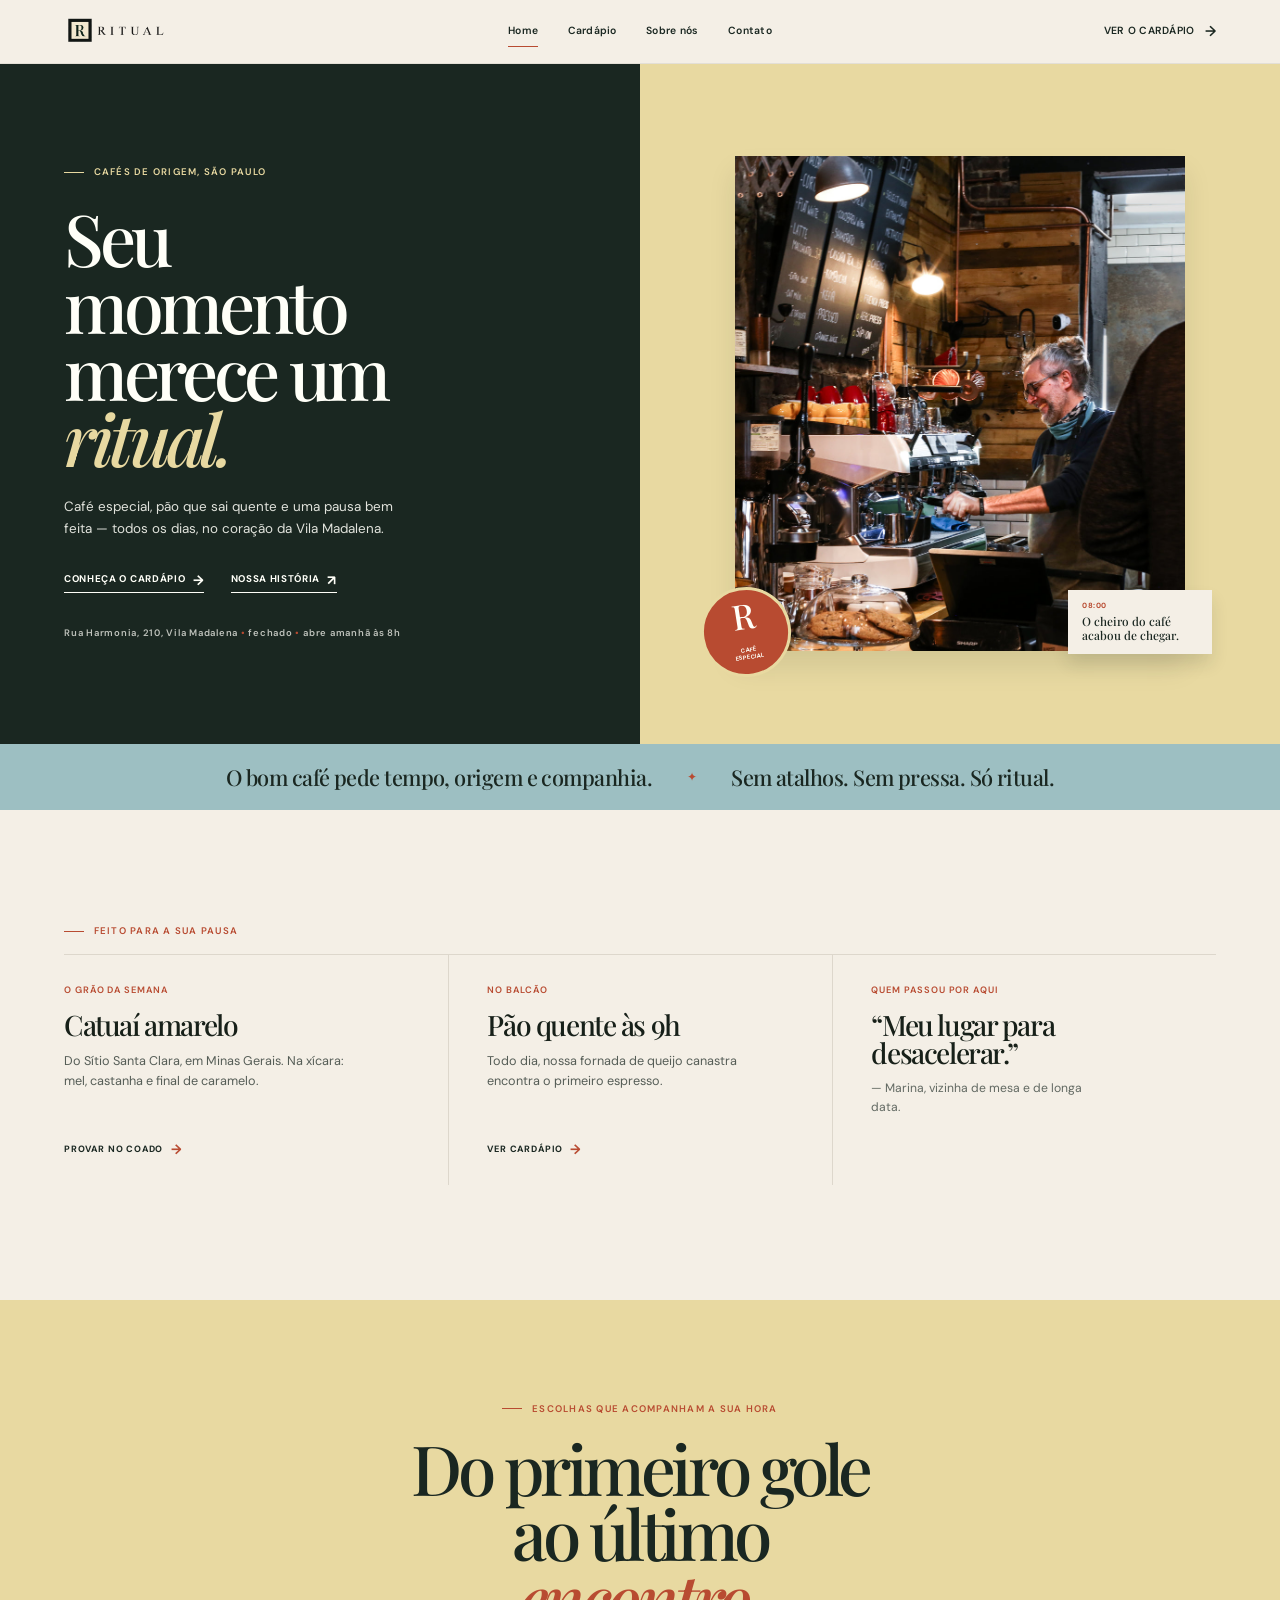
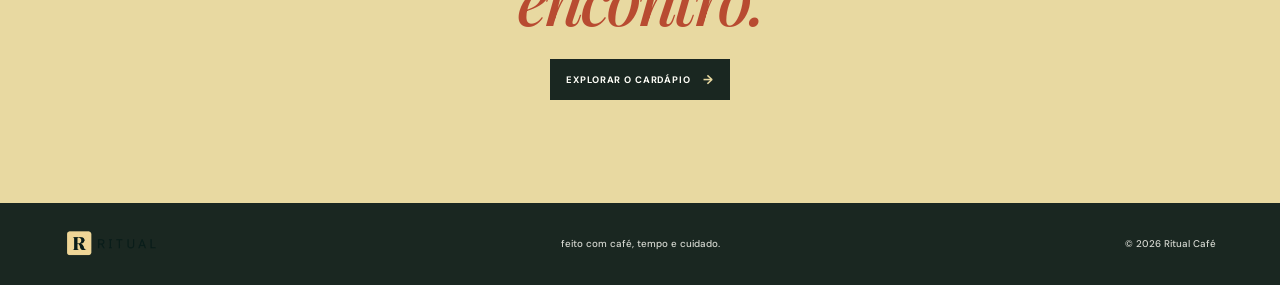
<file: index.html>
<!DOCTYPE html>
<html lang="pt-br">

<head>
    <meta charset="UTF-8">
    <meta name="viewport" content="width=device-width, initial-scale=1.0">
    <title>Ritual Café | Seu momento merece um ritual</title>
    <link rel="stylesheet" href="css/home.css">
    <link rel="preconnect" href="https://fonts.googleapis.com">
    <link rel="preconnect" href="https://fonts.gstatic.com" crossorigin>
    <link
        href="https://fonts.googleapis.com/css2?family=DM+Sans:opsz,wght@9..40,400;9..40,500;9..40,600;9..40,700&family=Playfair+Display:ital,wght@0,500;0,600;0,700;1,500;1,600&display=swap"
        rel="stylesheet">
    <script src="js/home.js" defer></script>
</head>

<body>
    <header class="site-header">
        <a class="brand" href="index.html" aria-label="Ritual Café — página inicial">
            <img src="assets/logo-header.png" alt="RITUAL">
        </a>
        <button class="menu-toggle" type="button" aria-expanded="false" aria-controls="main-navigation"
            aria-label="Abrir menu de navegação">
            <span></span>
            <span></span>
            <span></span>
        </button>
        <nav class="links header-nav" id="main-navigation" aria-label="Navegação principal">
            <a href="index.html" class="active" aria-current="page">Home</a>
            <a href="cardapio.html">Cardápio</a>
            <a href="sobre.html">Sobre nós</a>
            <a href="contato.html">Contato</a>
        </nav>
         <a href="cardapio.html" class="verCardapio">Ver o cardápio <span aria-hidden="true">→</span></a>
    </header>
    <main>
        <section class="hero" aria-labelledby="hero-title">
            <div class="hero__content">
                <div class="hero__inner">
                    <p class="eyebrow eyebrow--light">Cafés de origem, São Paulo</p>
                    <h1 id="hero-title">Seu momento<br>merece um<br><em>ritual.</em></h1>
                    <p class="hero__text">Café especial, pão que sai quente e uma pausa bem feita — todos os dias, no
                        coração da Vila Madalena.</p>
                    <div class="hero__actions" aria-label="Conheça a Ritual">
                        <a class="text-link text-link--light" href="cardapio.html">Conheça o cardápio <span
                                aria-hidden="true">→</span></a>
                        <a class="text-link text-link--light" href="sobre.html">Nossa história <span
                                aria-hidden="true">↗</span></a>
                    </div>
                    <p class="hero__status">Rua Harmonia, 210, Vila Madalena <span aria-hidden="true">•</span> fechado
                        <span aria-hidden="true">•</span> abre amanhã às 8h
                    </p>
                </div>
            </div>
            <div class="hero__visual">
                <figure class="hero__image-frame">
                    <img src="assets/hero-barista.jpg" alt="Barista preparando um café no balcão da Ritual">
                    <div class="hero__seal" aria-hidden="true"><strong>R</strong><span>Café<br>especial</span></div>
                    <figcaption class="hero__note"><span>08:00</span> O cheiro do café<br>acabou de chegar.</figcaption>
                </figure>
            </div>
        </section>
        <section class="ritual-banner reveal" aria-label="Manifesto Ritual">
            <p>O bom café pede tempo, origem e companhia.</p>
            <span aria-hidden="true">✦</span>
            <p>Sem atalhos. Sem pressa. Só ritual.</p>
        </section>
        <section class="highlights reveal" aria-labelledby="highlights-title">
            <div class="section-shell">
                <div class="highlights__intro">
                    <p class="eyebrow">Feito para a sua pausa</p>
                    <h2 id="highlights-title" class="sr-only">Destaques da Ritual</h2>
                </div>
                <div class="highlights__grid">
                    <article class="highlight-card">
                        <p class="highlight-card__label">O grão da semana</p>
                        <h3>Catuaí amarelo</h3>
                        <p>Do Sítio Santa Clara, em Minas Gerais. Na xícara: mel, castanha e final de caramelo.</p>
                        <a class="card-link" href="cardapio.html">Provar no coado <span aria-hidden="true">→</span></a>
                    </article>
                    <article class="highlight-card">
                        <p class="highlight-card__label">No balcão</p>
                        <h3>Pão quente às 9h</h3>
                        <p>Todo dia, nossa fornada de queijo canastra encontra o primeiro espresso.</p>
                        <a class="card-link" href="cardapio.html">Ver cardápio <span aria-hidden="true">→</span></a>
                    </article>
                    <article class="highlight-card highlight-card--quote">
                        <p class="highlight-card__label">Quem passou por aqui</p>
                        <blockquote>“Meu lugar para desacelerar.”</blockquote>
                        <p class="quote-author">— Marina, vizinha de mesa e de longa data.</p>
                    </article>
                </div>
            </div>
        </section>
        <section class="bottom-cta reveal" aria-labelledby="cta-title">
            <div class="bottom-cta__content">
                <p class="eyebrow">Escolhas que acompanham a sua hora</p>
                <h2 id="cta-title">Do primeiro gole<br>ao último <em>encontro.</em></h2>
                <a class="cta-button" href="cardapio.html">Explorar o cardápio <span aria-hidden="true">→</span></a>
            </div>
        </section>
    </main>
    <footer class="site-footer reveal">
        <div class="footer-shell">
            <a class="footer-brand" href="index.html" aria-label="Ritual Café — página inicial">
                <img src="assets/logo-footer.png" alt="RITUAL">
            </a>
            <p class="footer-message">feito com café, tempo e cuidado.</p>
            <p class="footer-copy">© 2026 Ritual Café</p>
        </div>
    </footer>
</body>

</html>
</file>
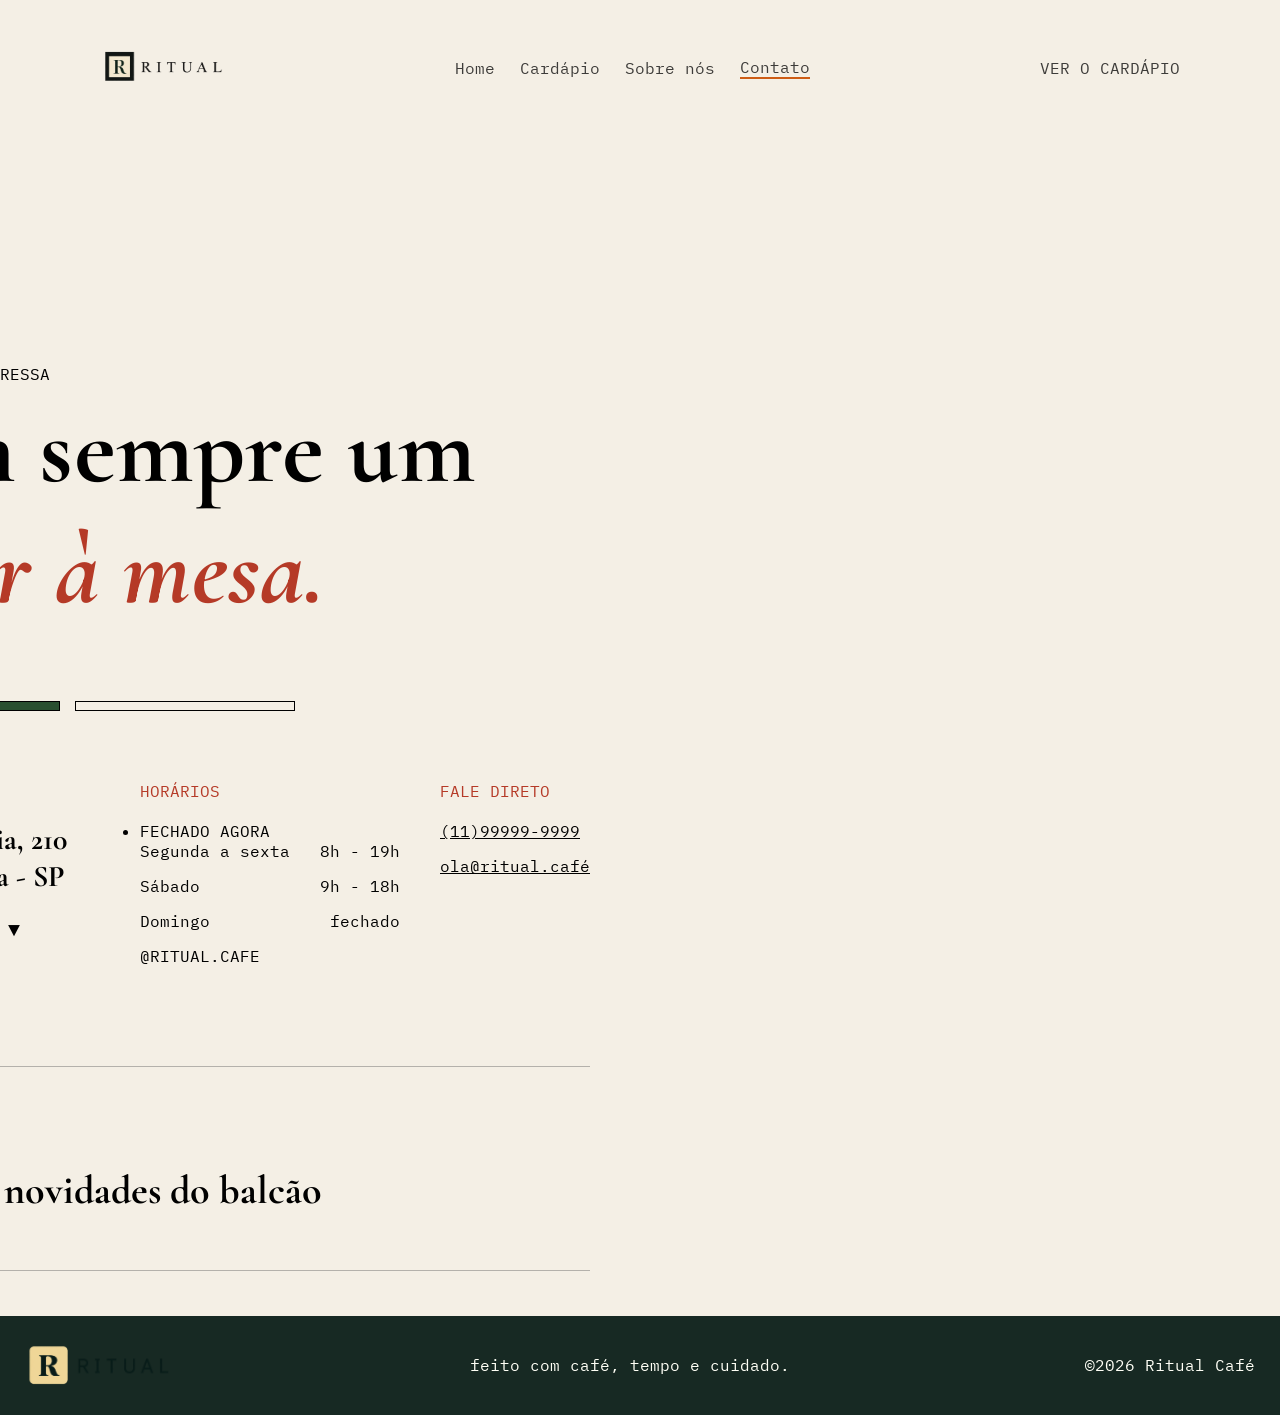
<file: contato.html>
<!DOCTYPE html>
<html lang="en">

<head>
    <meta charset="UTF-8">
    <meta name="viewport" content="width=device-width, initial-scale=1.0">
    <title>Contato</title>
    <link rel="stylesheet" href="css/contato.css">
    <link rel="preconnect" href="https://fonts.googleapis.com">
    <link rel="preconnect" href="https://fonts.gstatic.com" crossorigin>
    <link
        href="https://fonts.googleapis.com/css2?family=IBM+Plex+Mono:ital,wght@0,100;0,200;0,300;0,400;0,500;0,600;0,700;1,100;1,200;1,300;1,400;1,500;1,600;1,700&family=Poppins:ital,wght@0,100;0,200;0,300;0,400;0,500;0,600;0,700;0,800;0,900;1,100;1,200;1,300;1,400;1,500;1,600;1,700;1,800;1,900&display=swap"
        rel="stylesheet">
    <link rel="preconnect" href="https://fonts.googleapis.com">
    <link rel="preconnect" href="https://fonts.gstatic.com" crossorigin>
    <link
        href="https://fonts.googleapis.com/css2?family=Cormorant+Garamond:ital,wght@0,300..700;1,300..700&family=IBM+Plex+Mono:ital,wght@0,100;0,200;0,300;0,400;0,500;0,600;0,700;1,100;1,200;1,300;1,400;1,500;1,600;1,700&display=swap"
        rel="stylesheet">

</head>

<body>
    <header>
        <header>
            <img href="index.html" src="assets/logo-header.png" alt="Logo Header">

            <nav>
                <a href="index.html">Home</a>
                <a href="cardapio.html">Cardápio</a>
                <a href="sobre.html">Sobre nós</a>
                <a href="contato.html" class="select">Contato</a>
            </nav>

            <a href="cardapio.html">VER O CARDÁPIO</a>
        </header>
    </header>

    <div class="hero">
        <div class="esquerda">
            <div class="sempressa">
                <p class="traço">----</p>
                <p>VENHA SEM PRESSA</p>
            </div>
            <div class="texto-principal">
                <h1>Tem sempre um</h1>
                <h1 class="textinho-principal">lugar à mesa.</h1>
            </div>
            <div class="linhas-verdes">
                <div class="linha-verde">
                </div>
                <div class="linha-branca">

                </div>

            </div>
            <div class="sobre">
                <div class="sobre-blocos">
                    <div class="titulo">
                        <div class="texto-vermelho">
                            <p>ONDE ESTAMOS</p>
                        </div>
                        <div class="texto-localizacao">
                            <h2>Rua Harmonia, 210</h2>
                            <h2 class="margem"> Vila madalena - SP</h2>
                            <a href="">Abrir no mapa ▼ <span></span></a>
                        </div>
                    </div>
                </div>
                <div class="sobre-blocos">
                    <div class="titulo">
                        <div class="texto-vermelho">
                            <p>HORÁRIOS</p>
                        </div>
                        <div class="texto-horarios">
                            <ul>
                                <li class="fechado">
                                    FECHADO AGORA
                                </li>
                            </ul>
                            <div class="segsex">
                                <p>Segunda a sexta</p>
                                <p>8h - 19h</p>
                            </div>
                            <div class="sab">
                                <p>Sábado</p>
                                <p>9h - 18h</p>
                            </div>
                            <div class="dom">
                                <p>Domingo</p>
                                <p>fechado</p>
                            </div>

                            <a href="">@RITUAL.CAFE</a>
                        </div>
                    </div>
                </div>
                <div class="sobre-blocos">
                    <div class="titulo">
                        <div class="texto-vermelho">
                            <p>FALE DIRETO</p>
                        </div>
                        <div class="texto-faledireto">
                            <p>(11)99999-9999</p>
                            <p>ola@ritual.café</p>
                        </div>
                    </div>
                </div>
            </div>
            <div class="linhapreta">

                <div class="novidades">
                    <h1>Receba as novidades do balcão</h1>

                    <input type="email" placeholder="seu@email.com">
                    <div class="linhapreta2"></div>
                </div>


            </div>
        </div>
        <div class="direita">
            <div class="mapa">
                <iframe
                    src="https://www.google.com/maps/embed?pb=!1m18!1m12!1m3!1d2361.5479612848717!2d-46.68893231491408!3d-23.555966334066905!2m3!1f0!2f0!3f0!3m2!1i1024!2i768!4f13.1!3m3!1m2!1s0x94ce579775d9c1a9%3A0x7f798ec08ec0acab!2sRua%20Harmonia%2C%20210%20-%20Sumarezinho%2C%20S%C3%A3o%20Paulo%20-%20SP%2C%2005435-000!5e0!3m2!1spt-BR!2sbr!4v1786987260400!5m2!1spt-BR!2sbr"
                    width="600" height="450" style="border:0;" allowfullscreen="" loading="lazy"
                    referrerpolicy="strict-origin-when-cross-origin"></iframe>
            </div>
        </div>

    </div>

    <footer>
        <img src="assets/logo-footer.png" alt="Logo Footer">

        <p>feito com café, tempo e cuidado.</p>

        <p>©2026 Ritual Café</p>
    </footer>




</body>

</html>
</file>
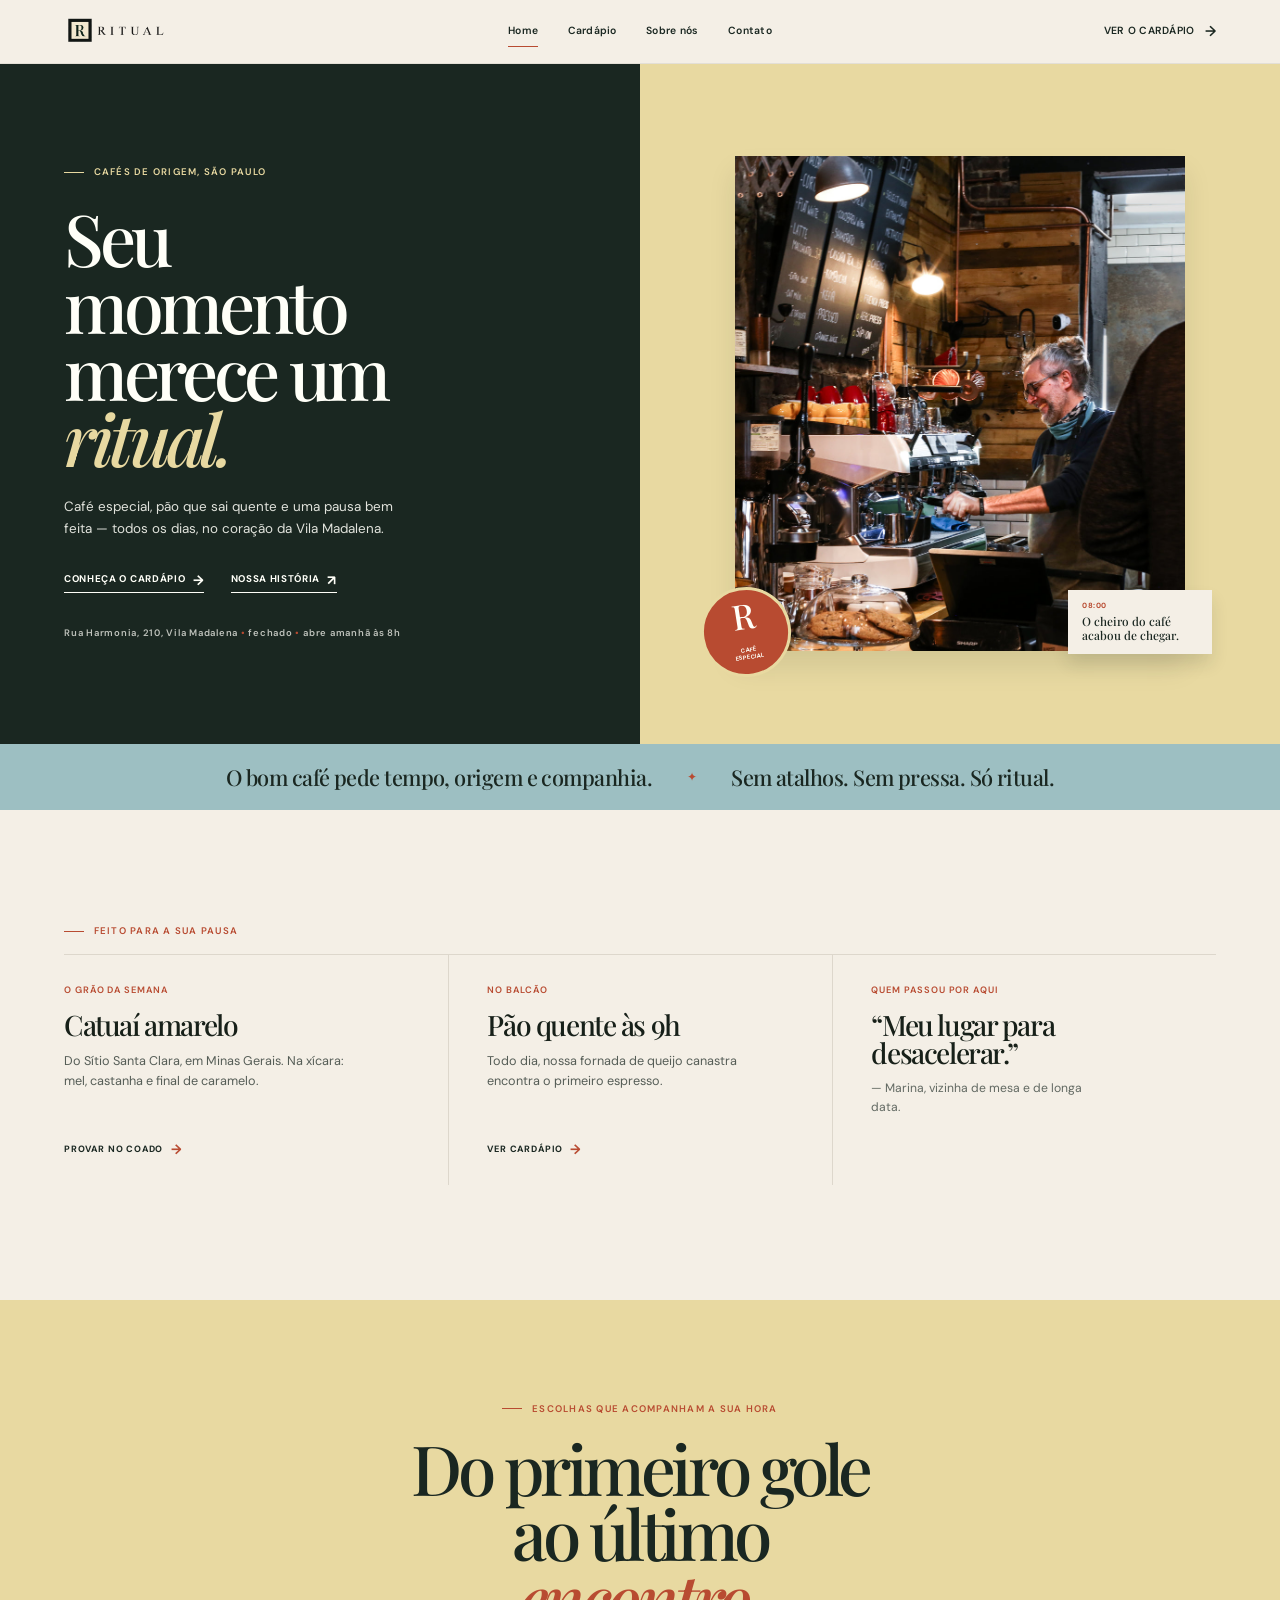
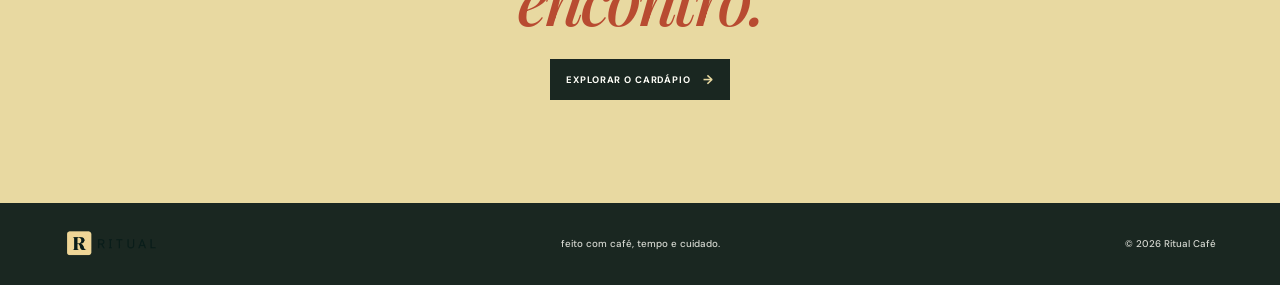
<file: home.html>
<!DOCTYPE html>
<html lang="pt-br">

<head>
    <meta charset="UTF-8">
    <meta name="viewport" content="width=device-width, initial-scale=1.0">
    <title>Ritual Café | Seu momento merece um ritual</title>
    <link rel="stylesheet" href="home.css">
    <link rel="preconnect" href="https://fonts.googleapis.com">
    <link rel="preconnect" href="https://fonts.gstatic.com" crossorigin>
    <link
        href="https://fonts.googleapis.com/css2?family=DM+Sans:opsz,wght@9..40,400;9..40,500;9..40,600;9..40,700&family=Playfair+Display:ital,wght@0,500;0,600;0,700;1,500;1,600&display=swap"
        rel="stylesheet">
    <script src="home.js" defer></script>
</head>

<body>
    <header class="site-header">
        <a class="brand" href="home.html" aria-label="Ritual Café — página inicial">
            <img src="assets/logo-header.png" alt="RITUAL">
        </a>
        <button class="menu-toggle" type="button" aria-expanded="false" aria-controls="main-navigation"
            aria-label="Abrir menu de navegação">
            <span></span>
            <span></span>
            <span></span>
        </button>
        <nav class="links header-nav" id="main-navigation" aria-label="Navegação principal">
            <a href="home.html" class="active" aria-current="page">Home</a>
            <a href="cardapio.html">Cardápio</a> <a href="sobre.html">Sobre nós</a>
            <a href="contato.html">Contato</a>
        </nav> <a href="cardapio.html" class="verCardapio">Ver o cardápio <span aria-hidden="true">→</span></a>
    </header>
    <main>
        <section class="hero" aria-labelledby="hero-title">
            <div class="hero__content">
                <div class="hero__inner">
                    <p class="eyebrow eyebrow--light">Cafés de origem, São Paulo</p>
                    <h1 id="hero-title">Seu momento<br>merece um<br><em>ritual.</em></h1>
                    <p class="hero__text">Café especial, pão que sai quente e uma pausa bem feita — todos os dias, no coração da Vila Madalena.</p>
                    <div class="hero__actions" aria-label="Conheça a Ritual">
                        <a class="text-link text-link--light" href="cardapio.html">Conheça o cardápio <span aria-hidden="true">→</span></a>
                        <a class="text-link text-link--light" href="sobre.html">Nossa história <span aria-hidden="true">↗</span></a>
                    </div>
                    <p class="hero__status">Rua Harmonia, 210, Vila Madalena <span aria-hidden="true">•</span> fechado <span aria-hidden="true">•</span> abre amanhã às 8h</p>
                </div>
            </div>
            <div class="hero__visual">
                <figure class="hero__image-frame">
                    <img src="assets/hero-barista.jpg" alt="Barista preparando um café no balcão da Ritual">
                    <div class="hero__seal" aria-hidden="true"><strong>R</strong><span>Café<br>especial</span></div>
                    <figcaption class="hero__note"><span>08:00</span> O cheiro do café<br>acabou de chegar.</figcaption>
                </figure>
            </div>
        </section>
        <section class="ritual-banner reveal" aria-label="Manifesto Ritual">
            <p>O bom café pede tempo, origem e companhia.</p>
            <span aria-hidden="true">✦</span>
            <p>Sem atalhos. Sem pressa. Só ritual.</p>
        </section>
        <section class="highlights reveal" aria-labelledby="highlights-title">
            <div class="section-shell">
                <div class="highlights__intro">
                    <p class="eyebrow">Feito para a sua pausa</p>
                    <h2 id="highlights-title" class="sr-only">Destaques da Ritual</h2>
                </div>
                <div class="highlights__grid">
                    <article class="highlight-card">
                        <p class="highlight-card__label">O grão da semana</p>
                        <h3>Catuaí amarelo</h3>
                        <p>Do Sítio Santa Clara, em Minas Gerais. Na xícara: mel, castanha e final de caramelo.</p>
                        <a class="card-link" href="cardapio.html">Provar no coado <span aria-hidden="true">→</span></a>
                    </article>
                    <article class="highlight-card">
                        <p class="highlight-card__label">No balcão</p>
                        <h3>Pão quente às 9h</h3>
                        <p>Todo dia, nossa fornada de queijo canastra encontra o primeiro espresso.</p>
                        <a class="card-link" href="cardapio.html">Ver cardápio <span aria-hidden="true">→</span></a>
                    </article>
                    <article class="highlight-card highlight-card--quote">
                        <p class="highlight-card__label">Quem passou por aqui</p>
                        <blockquote>“Meu lugar para desacelerar.”</blockquote>
                        <p class="quote-author">— Marina, vizinha de mesa e de longa data.</p>
                    </article>
                </div>
            </div>
        </section>
        <section class="bottom-cta reveal" aria-labelledby="cta-title">
            <div class="bottom-cta__content">
                <p class="eyebrow">Escolhas que acompanham a sua hora</p>
                <h2 id="cta-title">Do primeiro gole<br>ao último <em>encontro.</em></h2>
                <a class="cta-button" href="cardapio.html">Explorar o cardápio <span aria-hidden="true">→</span></a>
            </div>
        </section>
    </main>
    <footer class="site-footer reveal">
        <div class="footer-shell">
            <a class="footer-brand" href="home.html" aria-label="Ritual Café — página inicial">
                <img src="assets/logo-footer.png" alt="RITUAL">
            </a>
            <p class="footer-message">feito com café, tempo e cuidado.</p>
            <p class="footer-copy">© 2026 Ritual Café</p>
        </div>
    </footer>
</body>

</html>
</file>
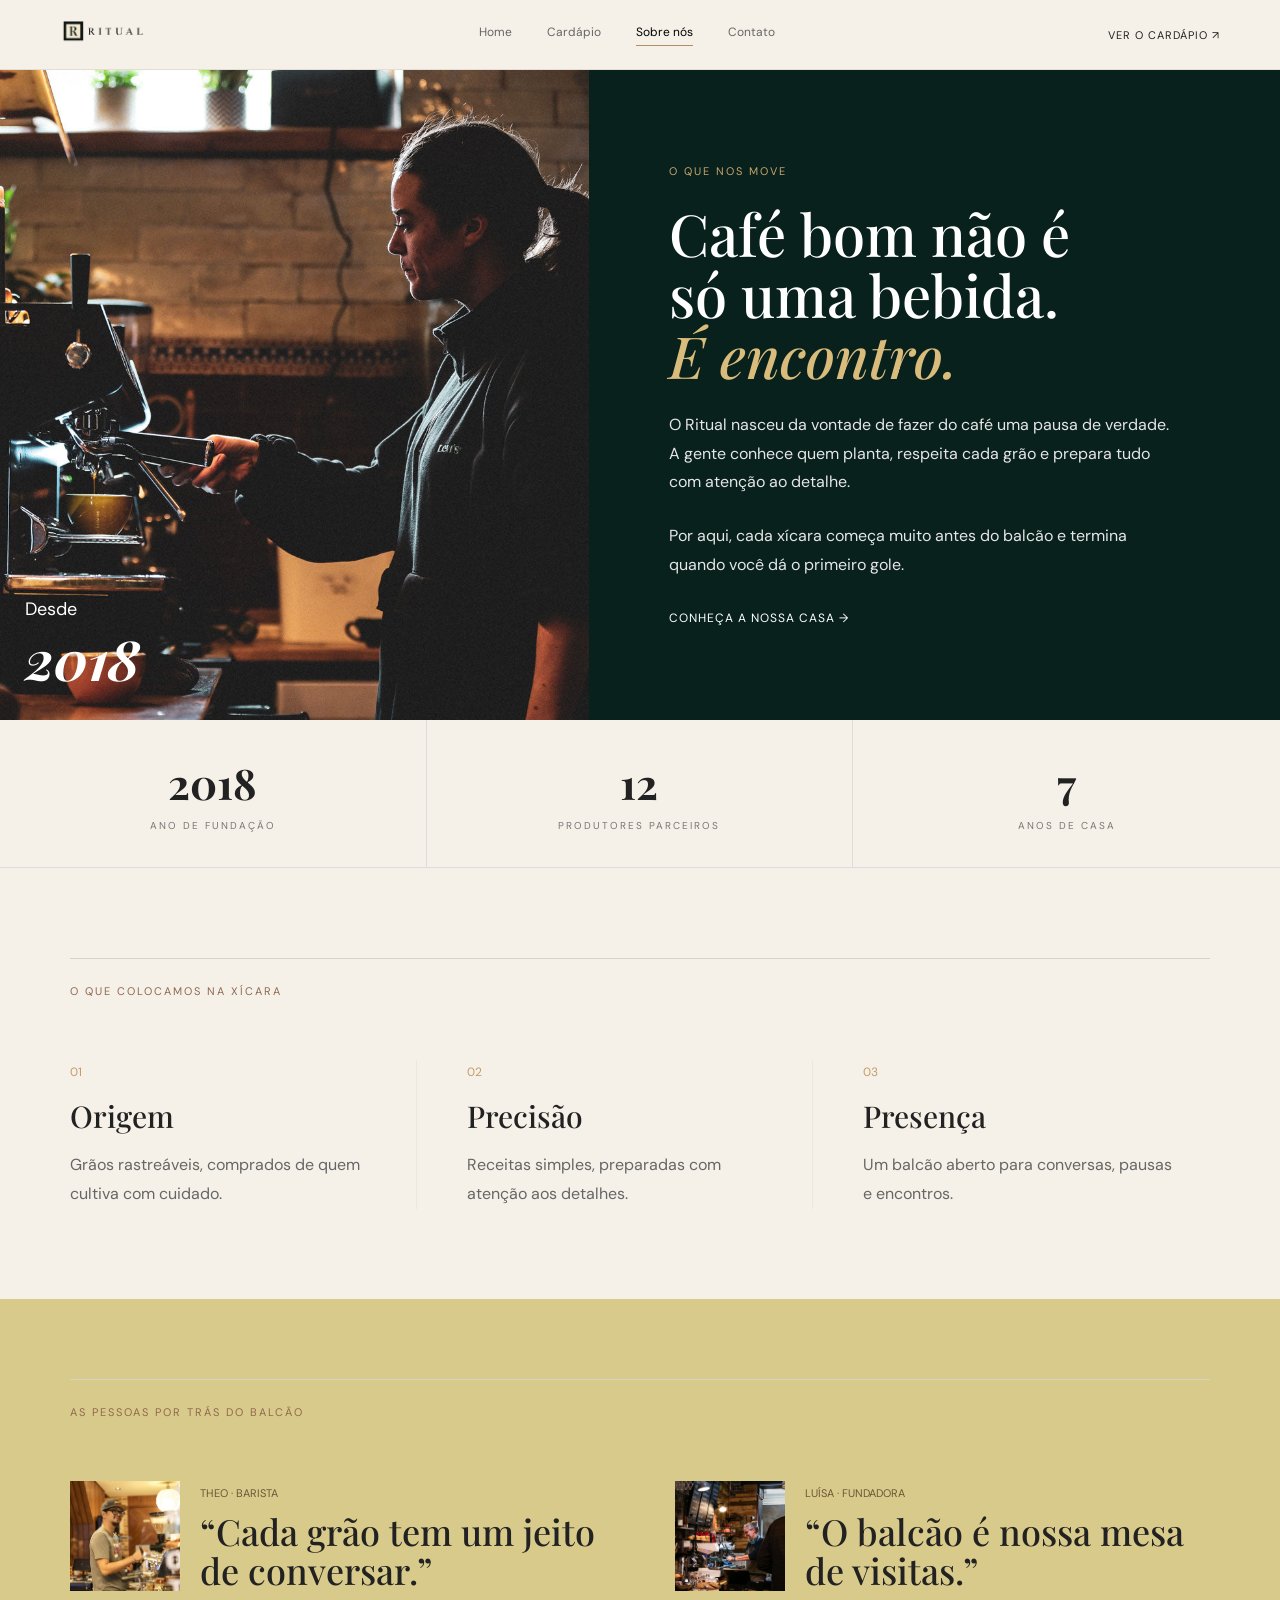
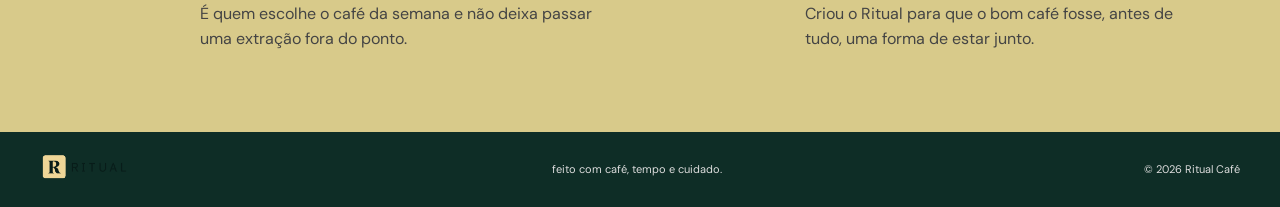
<file: sobre.html>
<!DOCTYPE html>
<html lang="pt-br">
<head>
    <meta charset="UTF-8">
    <meta name="viewport" content="width=device-width, initial-scale=1.0">
    <title>Sobre Ritual </title>

    <link rel="stylesheet" href="css/sobre.css">

    <link rel="preconnect" href="https://fonts.googleapis.com">
    <link rel="preconnect" href="https://fonts.gstatic.com" crossorigin>

    <link href="https://fonts.googleapis.com/css2?family=DM+Sans:wght@400;500;600&family=Playfair+Display:wght@500;600&display=swap" rel="stylesheet">
</head>

<body>

    <header>

        <div class="logo">
            <img href="index.html" src="assets/logo-header.png" alt="Logo Ritual">
        </div>

        <nav class="menu">
            <a href="index.html">Home</a>
            <a href="cardapio.html">Cardápio</a>
            <a href="sobre.html" class="ativo">Sobre nós</a>
            <a href="contato.html">Contato</a>
        </nav>

        <a href="cardapio.html" class="ver-cardapio">
            VER O CARDÁPIO <span>↗</span>
        </a>

    </header>

<section class="hero">

    <div class="hero-img">
        <img src="assets/about-hero.jpg" alt="">

        <div class="ano">
            <p>Desde</p>
            <h2>2018</h2>
        </div>
    </div>

    <div class="hero-texto">

        <span class="subtitulo">O QUE NOS MOVE</span>

        <h1>
            Café bom não é <br>
            só uma bebida. <br>
            <em>É encontro.</em>
        </h1>

        <p>
            O Ritual nasceu da vontade de fazer do café uma pausa de verdade.
            A gente conhece quem planta, respeita cada grão e prepara tudo com atenção ao detalhe.
        </p>

        <p>
            Por aqui, cada xícara começa muito antes do balcão e termina quando você dá o primeiro gole.
        </p>

        <a href="cardapio.html" class="link-casa">
            CONHEÇA A NOSSA CASA →
        </a>

    </div>

</section>

<section class="numeros">

    <div class="numero">
        <h2>2018</h2>
        <p>ANO DE FUNDAÇÃO</p>
    </div>

    <div class="numero">
        <h2>12</h2>
        <p>PRODUTORES PARCEIROS</p>
    </div>

    <div class="numero">
        <h2>7</h2>
        <p>ANOS DE CASA</p>
    </div>

</section>

<section class="valores">

    <div class="titulo-secao">
        <span>O QUE COLOCAMOS NA XÍCARA</span>
    </div>

    <div class="cards">

        <div class="card">
            <span>01</span>
            <h3>Origem</h3>
            <p>Grãos rastreáveis, comprados de quem cultiva com cuidado.</p>
        </div>

        <div class="card">
            <span>02</span>
            <h3>Precisão</h3>
            <p>Receitas simples, preparadas com atenção aos detalhes.</p>
        </div>

        <div class="card">
            <span>03</span>
            <h3>Presença</h3>
            <p>Um balcão aberto para conversas, pausas e encontros.</p>
        </div>

    </div>

</section>

<section class="depoimentos">

    <div class="titulo-secao">
        <span>AS PESSOAS POR TRÁS DO BALCÃO</span>
    </div>

    <div class="depoimentos-grid">

        <div class="depoimento">

            <img src="assets/theo-portrait.jpg" alt="">

            <div>
                <small>THEO · BARISTA</small>

                <h3>
                    “Cada grão tem um jeito de conversar.”
                </h3>

                <p>
                    É quem escolhe o café da semana e não deixa passar uma extração fora do ponto.
                </p>
            </div>

        </div>

        <div class="depoimento">

            <img src="assets/hero-barista.jpg" alt="">

            <div>
                <small>LUÍSA · FUNDADORA</small>

                <h3>
                    “O balcão é nossa mesa de visitas.”
                </h3>

                <p>
                    Criou o Ritual para que o bom café fosse, antes de tudo, uma forma de estar junto.
                </p>
            </div>

        </div>

    </div>

</section>

<footer>

    <div class="footer-logo">
        <img src="assets/logo-footer.png" alt="Logo Footer">
    </div>

    <p>feito com café, tempo e cuidado.</p>

    <p>© 2026 Ritual Café</p>

</footer>
</body>
</html>
</file>
<file: css/home.css>
* {
    margin: 0;
    padding: 0;
    box-sizing: border-box;
}

:root {
    --dark-green: #1A2721;
    --soft-beige: #F4EFE6;
    --warm-yellow: #E8D9A1;
    --pastel-blue: #9DBFC2;
    --rust-red: #B84B31;
    --off-white: #FFFFF8;
    --line-color: #DDD7CC;
    --text-color: #172019;
    --max-width: 1280px;
    --page-padding: clamp(1.5rem, 5vw, 5rem);
    --display-font: "Playfair Display", Georgia, serif;
    --body-font: "DM Sans", Arial, sans-serif;
}

html {
    scroll-behavior: smooth;
}

body {
    min-width: 320px;
    background: var(--soft-beige);
    color: var(--text-color);
    font-family: var(--body-font);
    font-size: 1rem;
    line-height: 1.5;
    -webkit-font-smoothing: antialiased;
}

img {
    display: block;
    max-width: 100%;
}

a {
    color: inherit;
}

button,
a {
    -webkit-tap-highlight-color: transparent;
}

::selection {
    background: var(--warm-yellow);
    color: var(--dark-green);
}

.site-header {
    position: relative;
    z-index: 10;
    display: grid;
    grid-template-columns: 1fr auto 1fr;
    align-items: center;
    min-height: 4rem;
    padding: 0.9rem var(--page-padding);
    background: var(--soft-beige);
    border-bottom: 1px solid color-mix(in srgb, var(--dark-green) 8%, transparent);
}

.brand {
    display: inline-flex;
    align-items: center;
    width: max-content;
    transition: opacity 220ms ease, transform 220ms ease;
}

.brand:hover,
.brand:focus-visible {
    opacity: 0.72;
    transform: translateY(-1px);
}

.brand:focus-visible,
.header-nav a:focus-visible,
.verCardapio:focus-visible,
.menu-toggle:focus-visible {
    outline: 2px solid var(--rust-red);
    outline-offset: 5px;
}

.brand img {
    width: clamp(5.65rem, 8vw, 7.35rem);
    height: auto;
}

.header-nav {
    display: flex;
    align-items: center;
    justify-content: center;
    gap: clamp(1.1rem, 2.3vw, 2rem);
}

.header-nav a,
.verCardapio {
    position: relative;
    color: var(--dark-green);
    font-size: 0.65rem;
    font-weight: 600;
    letter-spacing: 0.025em;
    line-height: 1.2;
    text-decoration: none;
    transition: color 220ms ease, opacity 220ms ease;
}

.header-nav a::after {
    position: absolute;
    right: 0;
    bottom: -0.55rem;
    left: 0;
    height: 1px;
    background: var(--rust-red);
    content: "";
    transform: scaleX(0);
    transform-origin: right center;
    transition: transform 260ms ease;
}

.header-nav a:hover,
.header-nav a:focus-visible,
.verCardapio:hover,
.verCardapio:focus-visible {
    color: var(--rust-red);
}

.header-nav a:hover::after,
.header-nav a:focus-visible::after,
.header-nav a.active::after {
    transform: scaleX(1);
    transform-origin: left center;
}

.verCardapio {
    justify-self: end;
    display: inline-flex;
    align-items: center;
    gap: 0.65rem;
    text-transform: uppercase;
    white-space: nowrap;
}

.verCardapio span {
    font-size: 0.9rem;
    line-height: 0;
    transition: transform 220ms ease;
}

.verCardapio:hover span,
.verCardapio:focus-visible span {
    transform: translateX(0.25rem);
}

.menu-toggle {
    display: none;
    width: 2.75rem;
    height: 2.75rem;
    padding: 0.65rem;
    border: 0;
    background: transparent;
    cursor: pointer;
}

.menu-toggle span {
    display: block;
    width: 100%;
    height: 1.5px;
    margin: 0.3rem 0;
    background: var(--dark-green);
    transform-origin: center;
    transition: transform 250ms ease, opacity 180ms ease, background-color 180ms ease;
}

@media (max-width: 760px) {
    .site-header {
        display: flex;
        justify-content: space-between;
        min-height: 4.25rem;
        padding-block: 0.75rem;
    }

    .menu-toggle {
        display: block;
    }

    .menu-toggle[aria-expanded="true"] span:nth-child(1) {
        transform: translateY(0.47rem) rotate(45deg);
    }

    .menu-toggle[aria-expanded="true"] span:nth-child(2) {
        opacity: 0;
        transform: scaleX(0.4);
    }

    .menu-toggle[aria-expanded="true"] span:nth-child(3) {
        transform: translateY(-0.47rem) rotate(-45deg);
    }

    .header-nav {
        position: absolute;
        top: 100%;
        right: 0;
        left: 0;
        display: grid;
        gap: 0;
        padding: 0.45rem var(--page-padding) 1.15rem;
        background: var(--soft-beige);
        border-bottom: 1px solid color-mix(in srgb, var(--dark-green) 10%, transparent);
        box-shadow: 0 1rem 1.4rem rgb(26 39 33 / 8%);
        opacity: 0;
        pointer-events: none;
        visibility: hidden;
        transform: translateY(-0.7rem);
        transition: opacity 220ms ease, transform 220ms ease, visibility 220ms ease;
    }

    .site-header.menu-open .header-nav {
        opacity: 1;
        pointer-events: auto;
        visibility: visible;
        transform: translateY(0);
    }

    .header-nav a {
        padding: 0.8rem 0;
        border-bottom: 1px solid color-mix(in srgb, var(--dark-green) 10%, transparent);
        font-size: 0.75rem;
    }

    .header-nav a::after {
        right: auto;
        bottom: 0;
        width: 2.2rem;
    }

    .verCardapio {
        display: none;
    }
}

@media (prefers-reduced-motion: reduce) {
    *,
    *::before,
    *::after {
        scroll-behavior: auto !important;
        transition-duration: 0.01ms !important;
        animation-duration: 0.01ms !important;
        animation-iteration-count: 1 !important;
    }
}

main {
    overflow: clip;
}

.hero {
    display: grid;
    grid-template-columns: repeat(2, minmax(0, 1fr));
}

.hero__content {
    display: flex;
    align-items: center;
    min-height: clamp(36rem, 47vw, 43rem);
    padding: clamp(4rem, 8vw, 7.5rem) var(--page-padding);
    background: var(--dark-green);
    color: var(--off-white);
}

.hero__inner {
    width: min(100%, 31rem);
}

.eyebrow {
    display: flex;
    align-items: center;
    gap: 0.6rem;
    color: var(--rust-red);
    font-size: 0.6rem;
    font-weight: 600;
    letter-spacing: 0.13em;
    line-height: 1.3;
    text-transform: uppercase;
}

.eyebrow::before {
    width: 1.25rem;
    height: 1px;
    background: currentColor;
    content: "";
}

.eyebrow--light {
    color: var(--warm-yellow);
}

.hero h1 {
    max-width: 8.5ch;
    margin-top: 1.6rem;
    color: var(--off-white);
    font-family: var(--display-font);
    font-size: clamp(3.5rem, 5.6vw, 6.25rem);
    font-weight: 500;
    letter-spacing: -0.06em;
    line-height: 0.93;
}

.hero h1 em {
    color: var(--warm-yellow);
    font-weight: 500;
}

.hero__text {
    max-width: 22rem;
    margin-top: 1.55rem;
    color: color-mix(in srgb, var(--off-white) 87%, transparent);
    font-size: 0.84rem;
    line-height: 1.65;
}

.hero__actions {
    display: flex;
    flex-wrap: wrap;
    gap: 1.65rem;
    margin-top: 2rem;
}

.text-link {
    display: inline-flex;
    align-items: center;
    gap: 0.45rem;
    padding-bottom: 0.3rem;
    border-bottom: 1px solid currentColor;
    font-size: 0.61rem;
    font-weight: 700;
    letter-spacing: 0.07em;
    text-decoration: none;
    text-transform: uppercase;
    transition: color 220ms ease, transform 220ms ease;
}

.text-link span {
    font-size: 0.86rem;
    line-height: 0;
    transition: transform 220ms ease;
}

.text-link:hover,
.text-link:focus-visible {
    color: var(--warm-yellow);
    transform: translateY(-2px);
}

.text-link:hover span,
.text-link:focus-visible span {
    transform: translateX(0.2rem);
}

.text-link:focus-visible {
    outline: 2px solid var(--warm-yellow);
    outline-offset: 5px;
}

.hero__status {
    margin-top: 2.1rem;
    color: color-mix(in srgb, var(--off-white) 72%, transparent);
    font-size: 0.59rem;
    font-weight: 600;
    letter-spacing: 0.08em;
    line-height: 1.6;
}

.hero__status span {
    color: var(--rust-red);
}

.hero__visual {
    display: grid;
    place-items: center;
    min-height: clamp(36rem, 47vw, 43rem);
    padding: clamp(2.5rem, 5vw, 4.75rem) var(--page-padding);
    background: var(--warm-yellow);
}

.hero__image-frame {
    position: relative;
    width: min(88%, 34rem);
    aspect-ratio: 0.91;
}

.hero__image-frame img {
    width: 100%;
    height: 100%;
    object-fit: cover;
    object-position: center;
    box-shadow: 0 1rem 1.6rem rgb(26 39 33 / 10%);
}

.hero__seal {
    position: absolute;
    bottom: -1.6rem;
    left: -2.1rem;
    display: grid;
    place-items: center;
    width: clamp(4.7rem, 7vw, 6.2rem);
    aspect-ratio: 1;
    border: 3px solid var(--warm-yellow);
    border-radius: 50%;
    background: var(--rust-red);
    color: var(--off-white);
    text-align: center;
    transform: rotate(-9deg);
}

.hero__seal strong {
    margin-bottom: -0.4rem;
    font-family: var(--display-font);
    font-size: clamp(1.65rem, 2.7vw, 2.35rem);
    font-weight: 500;
    line-height: 0.8;
}

.hero__seal span {
    font-size: 0.37rem;
    font-weight: 700;
    letter-spacing: 0.05em;
    line-height: 1.2;
    text-transform: uppercase;
}

.hero__note {
    position: absolute;
    right: -1.7rem;
    bottom: -0.15rem;
    min-width: 9rem;
    padding: 0.75rem 0.85rem 0.7rem;
    background: var(--soft-beige);
    box-shadow: 0 0.6rem 1rem rgb(26 39 33 / 12%);
    color: var(--dark-green);
    font-family: var(--display-font);
    font-size: 0.74rem;
    font-weight: 500;
    line-height: 1.15;
}

.hero__note span {
    display: block;
    margin-bottom: 0.3rem;
    color: var(--rust-red);
    font-family: var(--body-font);
    font-size: 0.47rem;
    font-weight: 700;
    letter-spacing: 0.08em;
}

@media (max-width: 980px) {
    .hero__image-frame {
        width: 96%;
    }

    .hero__note {
        right: -0.7rem;
    }

    .hero__seal {
        left: -1.3rem;
    }
}

@media (max-width: 760px) {
    .hero {
        grid-template-columns: 1fr;
    }

    .hero__content {
        min-height: auto;
        padding-top: 5rem;
        padding-bottom: 5rem;
    }

    .hero h1 {
        font-size: clamp(3.3rem, 15vw, 5rem);
    }

    .hero__visual {
        min-height: 31rem;
        padding-top: 3.25rem;
        padding-bottom: 3.25rem;
    }

    .hero__image-frame {
        width: min(86%, 29rem);
    }
}

@media (max-width: 420px) {
    .hero__actions {
        align-items: flex-start;
        flex-direction: column;
        gap: 1rem;
    }

    .hero__note {
        right: -0.5rem;
        min-width: 8.25rem;
        padding: 0.6rem 0.7rem;
    }

    .hero__seal {
        bottom: -1.15rem;
        left: -1rem;
    }
}

.ritual-banner {
    display: flex;
    align-items: center;
    justify-content: center;
    gap: clamp(1rem, 2.7vw, 2.7rem);
    min-height: 4.15rem;
    padding: 1rem var(--page-padding);
    background: var(--pastel-blue);
    color: var(--dark-green);
    text-align: center;
}

.ritual-banner p {
    font-family: var(--display-font);
    font-size: clamp(1.05rem, 1.7vw, 1.45rem);
    font-weight: 500;
    letter-spacing: -0.025em;
    line-height: 1.2;
}

.ritual-banner span {
    flex: 0 0 auto;
    color: var(--rust-red);
    font-size: 0.78rem;
}

@media (max-width: 760px) {
    .ritual-banner {
        flex-wrap: wrap;
        gap: 0.55rem 0.9rem;
        min-height: 5.2rem;
    }

    .ritual-banner p {
        font-size: 1rem;
    }
}

.section-shell {
    width: min(100%, var(--max-width));
    margin: 0 auto;
}

.sr-only {
    position: absolute;
    width: 1px;
    height: 1px;
    padding: 0;
    overflow: hidden;
    clip: rect(0, 0, 0, 0);
    white-space: nowrap;
    border: 0;
}

.highlights {
    padding: clamp(5rem, 9vw, 8rem) var(--page-padding);
    background: var(--soft-beige);
}

.highlights__intro {
    padding-bottom: 1rem;
    border-bottom: 1px solid var(--line-color);
}

.highlights__grid {
    display: grid;
    grid-template-columns: repeat(3, minmax(0, 1fr));
}

.highlight-card {
    display: flex;
    align-items: flex-start;
    flex-direction: column;
    min-height: 14.4rem;
    padding: 1.8rem clamp(1.5rem, 3vw, 2.5rem);
    background: transparent;
    transition: background-color 260ms ease, box-shadow 260ms ease, transform 260ms ease;
}

.highlight-card:first-child {
    padding-left: 0;
}

.highlight-card + .highlight-card {
    border-left: 1px solid var(--line-color);
}

.highlight-card:hover,
.highlight-card:focus-within {
    background: color-mix(in srgb, var(--off-white) 60%, transparent);
    box-shadow: 0 0.8rem 1.75rem rgb(26 39 33 / 6%);
    transform: translateY(-0.35rem);
}

.highlight-card__label {
    color: var(--rust-red);
    font-size: 0.58rem;
    font-weight: 600;
    letter-spacing: 0.1em;
    text-transform: uppercase;
}

.highlight-card h3,
.highlight-card blockquote {
    margin-top: 0.85rem;
    font-family: var(--display-font);
    font-size: clamp(1.55rem, 2.2vw, 2rem);
    font-weight: 500;
    letter-spacing: -0.05em;
    line-height: 0.98;
}

.highlight-card > p:not(.highlight-card__label):not(.quote-author) {
    max-width: 18rem;
    margin-top: 0.8rem;
    color: color-mix(in srgb, var(--dark-green) 73%, transparent);
    font-size: 0.79rem;
    line-height: 1.55;
}

.card-link {
    display: inline-flex;
    align-items: center;
    gap: 0.45rem;
    margin-top: auto;
    padding-top: 1.25rem;
    color: var(--dark-green);
    font-size: 0.57rem;
    font-weight: 700;
    letter-spacing: 0.09em;
    text-decoration: none;
    text-transform: uppercase;
    transition: color 220ms ease;
}

.card-link span {
    color: var(--rust-red);
    font-size: 0.85rem;
    line-height: 0;
    transition: transform 220ms ease;
}

.card-link:hover,
.card-link:focus-visible {
    color: var(--rust-red);
}

.card-link:hover span,
.card-link:focus-visible span {
    transform: translateX(0.2rem);
}

.card-link:focus-visible {
    outline: 2px solid var(--rust-red);
    outline-offset: 5px;
}

.highlight-card--quote blockquote {
    max-width: 12ch;
}

.quote-author {
    max-width: 15rem;
    margin-top: 0.8rem;
    color: color-mix(in srgb, var(--dark-green) 67%, transparent);
    font-size: 0.76rem;
    line-height: 1.55;
}

@media (max-width: 760px) {
    .highlights__grid {
        grid-template-columns: 1fr;
    }

    .highlight-card,
    .highlight-card:first-child {
        min-height: 0;
        padding: 1.8rem 0;
    }

    .highlight-card + .highlight-card {
        border-top: 1px solid var(--line-color);
        border-left: 0;
    }

    .highlight-card > p:not(.highlight-card__label):not(.quote-author) {
        max-width: 25rem;
    }

    .card-link {
        margin-top: 0.45rem;
    }
}

.bottom-cta {
    display: grid;
    min-height: clamp(23rem, 35vw, 30rem);
    place-items: center;
    padding: clamp(4.5rem, 8vw, 7rem) var(--page-padding);
    background: var(--warm-yellow);
    text-align: center;
}

.bottom-cta__content {
    display: flex;
    align-items: center;
    flex-direction: column;
}

.bottom-cta .eyebrow {
    justify-content: center;
}

.bottom-cta h2 {
    max-width: 11ch;
    margin-top: 1.25rem;
    color: var(--dark-green);
    font-family: var(--display-font);
    font-size: clamp(3rem, 5.4vw, 5.35rem);
    font-weight: 500;
    letter-spacing: -0.065em;
    line-height: 0.94;
}

.bottom-cta h2 em {
    color: var(--rust-red);
    font-weight: 500;
}

.cta-button {
    display: inline-flex;
    align-items: center;
    gap: 0.75rem;
    margin-top: 1.8rem;
    padding: 0.85rem 1.05rem;
    background: var(--dark-green);
    color: var(--off-white);
    font-size: 0.59rem;
    font-weight: 700;
    letter-spacing: 0.09em;
    text-decoration: none;
    text-transform: uppercase;
    transition: background-color 220ms ease, box-shadow 220ms ease, color 220ms ease, transform 220ms ease;
}

.cta-button span {
    color: var(--warm-yellow);
    font-size: 0.8rem;
    line-height: 0;
    transition: transform 220ms ease;
}

.cta-button:hover,
.cta-button:focus-visible {
    background: var(--rust-red);
    box-shadow: 0 0.55rem 0 var(--dark-green);
    color: var(--off-white);
    transform: translateY(-0.18rem);
}

.cta-button:hover span,
.cta-button:focus-visible span {
    transform: translateX(0.2rem);
}

.cta-button:focus-visible {
    outline: 2px solid var(--dark-green);
    outline-offset: 5px;
}

.site-footer {
    padding: 1.5rem var(--page-padding);
    background: var(--dark-green);
    color: color-mix(in srgb, var(--off-white) 82%, transparent);
}

.footer-shell {
    display: grid;
    grid-template-columns: 1fr auto 1fr;
    align-items: center;
    width: min(100%, var(--max-width));
    min-height: 2.15rem;
    margin: 0 auto;
    gap: 1.5rem;
}

.footer-brand {
    display: inline-flex;
    width: max-content;
    transition: opacity 220ms ease, transform 220ms ease;
}

.footer-brand img {
    width: clamp(5.4rem, 7.5vw, 7rem);
    height: auto;
}

.footer-brand:hover,
.footer-brand:focus-visible {
    opacity: 0.72;
    transform: translateY(-1px);
}

.footer-brand:focus-visible {
    outline: 2px solid var(--warm-yellow);
    outline-offset: 5px;
}

.footer-message,
.footer-copy {
    font-size: 0.61rem;
    font-weight: 500;
    line-height: 1.45;
}

.footer-message {
    text-align: center;
}

.footer-copy {
    justify-self: end;
    white-space: nowrap;
}

html.js .reveal {
    opacity: 0;
    transform: translateY(1.5rem);
    transition: opacity 720ms ease-out, transform 720ms ease-out;
}

html.js .reveal.is-visible {
    opacity: 1;
    transform: translateY(0);
}

@media (max-width: 760px) {
    .bottom-cta {
        min-height: 22rem;
    }

    .bottom-cta h2 {
        font-size: clamp(2.75rem, 13vw, 4.25rem);
    }

    .footer-shell {
        grid-template-columns: 1fr;
        justify-items: center;
        gap: 0.65rem;
        text-align: center;
    }

    .footer-copy {
        justify-self: center;
    }
}
</file>
<file: css/contato.css>
* {
        margin: 0;
        padding: 0;
        box-sizing: border-box;
    }

    body {
        font-family: "IBM Plex Mono", monospace;
        background-color: var(--corFundoP);
    }

    :root {
        --corFundoP: #F4EFE5;
        --corFundoD: #172923;
        --corBegeD: #E9D9A3;
        --corVemelhoD: #B53A27;
        --corBrancoQ: #FFFFF6;
        --corCinzabordas: #E9E5DC;
        --corTexto: #000000;
        --maxWidth: 1100px;
    }


    header {
        width: 100%;
        display: flex;
        align-items: center;
        justify-content: space-between;
        padding: 25px 50px;

        nav {
            display: flex;
            align-items: center;
            justify-content: center;
            gap: 25px;

            a {
                text-decoration: none;
                color: rgba(0, 0, 0, 0.75);
            }

            .select {
                border-bottom: 2px solid rgb(205, 92, 21);
            }
        }

        a {
            text-decoration: none;
            color: rgba(0, 0, 0, 0.75);
        }
    }

    header img {
        width: 125px;
    }

    nav {
        display: flex;
        gap: 30px;
    }

    nav a {
        color: var(--corTexto);
        text-decoration: none;
        transition: color 0.2s;
    }

    .verCardapio {
        color: var(--corTexto);
        text-decoration: none;
        display: flex;
        align-items: center;
        gap: 6px;
        transition: color 0.2s;
    }

    .verCardapio span {
        font-size: 10px;
    }

    .hero {
        margin-top: 80px;
        gap: 100px;
        display: flex;
        align-items: center;
        justify-content: center;
        margin-bottom: 100px;

        .texto-principal {
            font-family: "Cormorant Garamond", serif !important;
            font-size: 50px;
            letter-spacing: 0.1px;
        }

        .textinho-principal {
            color: var(--corVemelhoD);
            font-style: italic;
        }

        .linhas-verdes {
            display: flex;
            gap: 15px;
            margin: 70px 0 70px 0px;
        }

        .linha-verde {
            background-color: #294f30;
            width: 220px;
            height: 10px;
            border: #000000 solid 0.8px;

        }

        .linha-branca {
            background-color: #F4EFE5;
            width: 220px;
            height: 10px;
            border: #000000 solid 0.8px;

        }

        .sempressa {
            display: flex;

            .traço {
                color: #B53A27;
                margin-right: 10px;
                margin-bottom: 5px;
            }
        }
        height: 1000px;
    }

    .mapa {
        iframe {
            height: 700px;
        }
    }

    .texto-vermelho {
        color: var(--corVemelhoD);
        margin-bottom: 20px;

    }

    .texto-localizacao {
        font-family: "Cormorant Garamond", serif;
        font-size: 20px;

        a {}

        .margem {
            margin-bottom: 20px;
        }
    }

    .sobre {
        display: flex;
        justify-content: space-between;
        margin-bottom: 100px;
    }

    .sobre-blocos {
        width: 300px;

        a {
            font-family: "IBM Plex Mono", monospace;
            color: #000000;
            text-decoration: none;
        }
    }

    .texto-faledireto {
        p {
            margin-bottom: 15px;
        }

        text-decoration: underline;
    }

    .segsex {
        display: flex;
        justify-content: space-between;
        margin-right: 40px;
        margin-bottom: 15px;
    }

    .sab {
        display: flex;
        justify-content: space-between;
        margin-right: 40px;
        margin-bottom: 15px;
    }

    .dom {
        display: flex;
        justify-content: space-between;
        margin-right: 40px;
        margin-bottom: 15px;
    }

    footer {
        display: flex;
        align-items: center;
        justify-content: space-between;
        background-color: #172923;
        color: var(--corBrancoQ);
        padding: 25px;

        img {
            width: 150px;
        }
    }

    .linhapreta {
        width: 750px;
        height: 1px;
        background-color: #4949495f;
    }

    .novidades {
        padding-top: 100px;
        h1 {
            font-size: 40px;
            font-family: "Cormorant Garamond", serif !important;
            margin-bottom: 25px;
        }

        input {
            background-color: var(--corFundoP);
            border: none;
            width: 750px;
            margin-bottom: 10px;
            font-size: 17px;
        }

        .linhapreta2 {
            width: 750px;
            height: 1px;
            background-color: #4949495f;
        }
    }
</file>
<file: home.css>
* {
    margin: 0;
    padding: 0;
    box-sizing: border-box;
}

:root {
    --dark-green: #1A2721;
    --soft-beige: #F4EFE6;
    --warm-yellow: #E8D9A1;
    --pastel-blue: #9DBFC2;
    --rust-red: #B84B31;
    --off-white: #FFFFF8;
    --line-color: #DDD7CC;
    --text-color: #172019;
    --max-width: 1280px;
    --page-padding: clamp(1.5rem, 5vw, 5rem);
    --display-font: "Playfair Display", Georgia, serif;
    --body-font: "DM Sans", Arial, sans-serif;
}

html {
    scroll-behavior: smooth;
}

body {
    min-width: 320px;
    background: var(--soft-beige);
    color: var(--text-color);
    font-family: var(--body-font);
    font-size: 1rem;
    line-height: 1.5;
    -webkit-font-smoothing: antialiased;
}

img {
    display: block;
    max-width: 100%;
}

a {
    color: inherit;
}

button,
a {
    -webkit-tap-highlight-color: transparent;
}

::selection {
    background: var(--warm-yellow);
    color: var(--dark-green);
}

.site-header {
    position: relative;
    z-index: 10;
    display: grid;
    grid-template-columns: 1fr auto 1fr;
    align-items: center;
    min-height: 4rem;
    padding: 0.9rem var(--page-padding);
    background: var(--soft-beige);
    border-bottom: 1px solid color-mix(in srgb, var(--dark-green) 8%, transparent);
}

.brand {
    display: inline-flex;
    align-items: center;
    width: max-content;
    transition: opacity 220ms ease, transform 220ms ease;
}

.brand:hover,
.brand:focus-visible {
    opacity: 0.72;
    transform: translateY(-1px);
}

.brand:focus-visible,
.header-nav a:focus-visible,
.verCardapio:focus-visible,
.menu-toggle:focus-visible {
    outline: 2px solid var(--rust-red);
    outline-offset: 5px;
}

.brand img {
    width: clamp(5.65rem, 8vw, 7.35rem);
    height: auto;
}

.header-nav {
    display: flex;
    align-items: center;
    justify-content: center;
    gap: clamp(1.1rem, 2.3vw, 2rem);
}

.header-nav a,
.verCardapio {
    position: relative;
    color: var(--dark-green);
    font-size: 0.65rem;
    font-weight: 600;
    letter-spacing: 0.025em;
    line-height: 1.2;
    text-decoration: none;
    transition: color 220ms ease, opacity 220ms ease;
}

.header-nav a::after {
    position: absolute;
    right: 0;
    bottom: -0.55rem;
    left: 0;
    height: 1px;
    background: var(--rust-red);
    content: "";
    transform: scaleX(0);
    transform-origin: right center;
    transition: transform 260ms ease;
}

.header-nav a:hover,
.header-nav a:focus-visible,
.verCardapio:hover,
.verCardapio:focus-visible {
    color: var(--rust-red);
}

.header-nav a:hover::after,
.header-nav a:focus-visible::after,
.header-nav a.active::after {
    transform: scaleX(1);
    transform-origin: left center;
}

.verCardapio {
    justify-self: end;
    display: inline-flex;
    align-items: center;
    gap: 0.65rem;
    text-transform: uppercase;
    white-space: nowrap;
}

.verCardapio span {
    font-size: 0.9rem;
    line-height: 0;
    transition: transform 220ms ease;
}

.verCardapio:hover span,
.verCardapio:focus-visible span {
    transform: translateX(0.25rem);
}

.menu-toggle {
    display: none;
    width: 2.75rem;
    height: 2.75rem;
    padding: 0.65rem;
    border: 0;
    background: transparent;
    cursor: pointer;
}

.menu-toggle span {
    display: block;
    width: 100%;
    height: 1.5px;
    margin: 0.3rem 0;
    background: var(--dark-green);
    transform-origin: center;
    transition: transform 250ms ease, opacity 180ms ease, background-color 180ms ease;
}

@media (max-width: 760px) {
    .site-header {
        display: flex;
        justify-content: space-between;
        min-height: 4.25rem;
        padding-block: 0.75rem;
    }

    .menu-toggle {
        display: block;
    }

    .menu-toggle[aria-expanded="true"] span:nth-child(1) {
        transform: translateY(0.47rem) rotate(45deg);
    }

    .menu-toggle[aria-expanded="true"] span:nth-child(2) {
        opacity: 0;
        transform: scaleX(0.4);
    }

    .menu-toggle[aria-expanded="true"] span:nth-child(3) {
        transform: translateY(-0.47rem) rotate(-45deg);
    }

    .header-nav {
        position: absolute;
        top: 100%;
        right: 0;
        left: 0;
        display: grid;
        gap: 0;
        padding: 0.45rem var(--page-padding) 1.15rem;
        background: var(--soft-beige);
        border-bottom: 1px solid color-mix(in srgb, var(--dark-green) 10%, transparent);
        box-shadow: 0 1rem 1.4rem rgb(26 39 33 / 8%);
        opacity: 0;
        pointer-events: none;
        visibility: hidden;
        transform: translateY(-0.7rem);
        transition: opacity 220ms ease, transform 220ms ease, visibility 220ms ease;
    }

    .site-header.menu-open .header-nav {
        opacity: 1;
        pointer-events: auto;
        visibility: visible;
        transform: translateY(0);
    }

    .header-nav a {
        padding: 0.8rem 0;
        border-bottom: 1px solid color-mix(in srgb, var(--dark-green) 10%, transparent);
        font-size: 0.75rem;
    }

    .header-nav a::after {
        right: auto;
        bottom: 0;
        width: 2.2rem;
    }

    .verCardapio {
        display: none;
    }
}

@media (prefers-reduced-motion: reduce) {
    *,
    *::before,
    *::after {
        scroll-behavior: auto !important;
        transition-duration: 0.01ms !important;
        animation-duration: 0.01ms !important;
        animation-iteration-count: 1 !important;
    }
}

main {
    overflow: clip;
}

.hero {
    display: grid;
    grid-template-columns: repeat(2, minmax(0, 1fr));
}

.hero__content {
    display: flex;
    align-items: center;
    min-height: clamp(36rem, 47vw, 43rem);
    padding: clamp(4rem, 8vw, 7.5rem) var(--page-padding);
    background: var(--dark-green);
    color: var(--off-white);
}

.hero__inner {
    width: min(100%, 31rem);
}

.eyebrow {
    display: flex;
    align-items: center;
    gap: 0.6rem;
    color: var(--rust-red);
    font-size: 0.6rem;
    font-weight: 600;
    letter-spacing: 0.13em;
    line-height: 1.3;
    text-transform: uppercase;
}

.eyebrow::before {
    width: 1.25rem;
    height: 1px;
    background: currentColor;
    content: "";
}

.eyebrow--light {
    color: var(--warm-yellow);
}

.hero h1 {
    max-width: 8.5ch;
    margin-top: 1.6rem;
    color: var(--off-white);
    font-family: var(--display-font);
    font-size: clamp(3.5rem, 5.6vw, 6.25rem);
    font-weight: 500;
    letter-spacing: -0.06em;
    line-height: 0.93;
}

.hero h1 em {
    color: var(--warm-yellow);
    font-weight: 500;
}

.hero__text {
    max-width: 22rem;
    margin-top: 1.55rem;
    color: color-mix(in srgb, var(--off-white) 87%, transparent);
    font-size: 0.84rem;
    line-height: 1.65;
}

.hero__actions {
    display: flex;
    flex-wrap: wrap;
    gap: 1.65rem;
    margin-top: 2rem;
}

.text-link {
    display: inline-flex;
    align-items: center;
    gap: 0.45rem;
    padding-bottom: 0.3rem;
    border-bottom: 1px solid currentColor;
    font-size: 0.61rem;
    font-weight: 700;
    letter-spacing: 0.07em;
    text-decoration: none;
    text-transform: uppercase;
    transition: color 220ms ease, transform 220ms ease;
}

.text-link span {
    font-size: 0.86rem;
    line-height: 0;
    transition: transform 220ms ease;
}

.text-link:hover,
.text-link:focus-visible {
    color: var(--warm-yellow);
    transform: translateY(-2px);
}

.text-link:hover span,
.text-link:focus-visible span {
    transform: translateX(0.2rem);
}

.text-link:focus-visible {
    outline: 2px solid var(--warm-yellow);
    outline-offset: 5px;
}

.hero__status {
    margin-top: 2.1rem;
    color: color-mix(in srgb, var(--off-white) 72%, transparent);
    font-size: 0.59rem;
    font-weight: 600;
    letter-spacing: 0.08em;
    line-height: 1.6;
}

.hero__status span {
    color: var(--rust-red);
}

.hero__visual {
    display: grid;
    place-items: center;
    min-height: clamp(36rem, 47vw, 43rem);
    padding: clamp(2.5rem, 5vw, 4.75rem) var(--page-padding);
    background: var(--warm-yellow);
}

.hero__image-frame {
    position: relative;
    width: min(88%, 34rem);
    aspect-ratio: 0.91;
}

.hero__image-frame img {
    width: 100%;
    height: 100%;
    object-fit: cover;
    object-position: center;
    box-shadow: 0 1rem 1.6rem rgb(26 39 33 / 10%);
}

.hero__seal {
    position: absolute;
    bottom: -1.6rem;
    left: -2.1rem;
    display: grid;
    place-items: center;
    width: clamp(4.7rem, 7vw, 6.2rem);
    aspect-ratio: 1;
    border: 3px solid var(--warm-yellow);
    border-radius: 50%;
    background: var(--rust-red);
    color: var(--off-white);
    text-align: center;
    transform: rotate(-9deg);
}

.hero__seal strong {
    margin-bottom: -0.4rem;
    font-family: var(--display-font);
    font-size: clamp(1.65rem, 2.7vw, 2.35rem);
    font-weight: 500;
    line-height: 0.8;
}

.hero__seal span {
    font-size: 0.37rem;
    font-weight: 700;
    letter-spacing: 0.05em;
    line-height: 1.2;
    text-transform: uppercase;
}

.hero__note {
    position: absolute;
    right: -1.7rem;
    bottom: -0.15rem;
    min-width: 9rem;
    padding: 0.75rem 0.85rem 0.7rem;
    background: var(--soft-beige);
    box-shadow: 0 0.6rem 1rem rgb(26 39 33 / 12%);
    color: var(--dark-green);
    font-family: var(--display-font);
    font-size: 0.74rem;
    font-weight: 500;
    line-height: 1.15;
}

.hero__note span {
    display: block;
    margin-bottom: 0.3rem;
    color: var(--rust-red);
    font-family: var(--body-font);
    font-size: 0.47rem;
    font-weight: 700;
    letter-spacing: 0.08em;
}

@media (max-width: 980px) {
    .hero__image-frame {
        width: 96%;
    }

    .hero__note {
        right: -0.7rem;
    }

    .hero__seal {
        left: -1.3rem;
    }
}

@media (max-width: 760px) {
    .hero {
        grid-template-columns: 1fr;
    }

    .hero__content {
        min-height: auto;
        padding-top: 5rem;
        padding-bottom: 5rem;
    }

    .hero h1 {
        font-size: clamp(3.3rem, 15vw, 5rem);
    }

    .hero__visual {
        min-height: 31rem;
        padding-top: 3.25rem;
        padding-bottom: 3.25rem;
    }

    .hero__image-frame {
        width: min(86%, 29rem);
    }
}

@media (max-width: 420px) {
    .hero__actions {
        align-items: flex-start;
        flex-direction: column;
        gap: 1rem;
    }

    .hero__note {
        right: -0.5rem;
        min-width: 8.25rem;
        padding: 0.6rem 0.7rem;
    }

    .hero__seal {
        bottom: -1.15rem;
        left: -1rem;
    }
}

.ritual-banner {
    display: flex;
    align-items: center;
    justify-content: center;
    gap: clamp(1rem, 2.7vw, 2.7rem);
    min-height: 4.15rem;
    padding: 1rem var(--page-padding);
    background: var(--pastel-blue);
    color: var(--dark-green);
    text-align: center;
}

.ritual-banner p {
    font-family: var(--display-font);
    font-size: clamp(1.05rem, 1.7vw, 1.45rem);
    font-weight: 500;
    letter-spacing: -0.025em;
    line-height: 1.2;
}

.ritual-banner span {
    flex: 0 0 auto;
    color: var(--rust-red);
    font-size: 0.78rem;
}

@media (max-width: 760px) {
    .ritual-banner {
        flex-wrap: wrap;
        gap: 0.55rem 0.9rem;
        min-height: 5.2rem;
    }

    .ritual-banner p {
        font-size: 1rem;
    }
}

.section-shell {
    width: min(100%, var(--max-width));
    margin: 0 auto;
}

.sr-only {
    position: absolute;
    width: 1px;
    height: 1px;
    padding: 0;
    overflow: hidden;
    clip: rect(0, 0, 0, 0);
    white-space: nowrap;
    border: 0;
}

.highlights {
    padding: clamp(5rem, 9vw, 8rem) var(--page-padding);
    background: var(--soft-beige);
}

.highlights__intro {
    padding-bottom: 1rem;
    border-bottom: 1px solid var(--line-color);
}

.highlights__grid {
    display: grid;
    grid-template-columns: repeat(3, minmax(0, 1fr));
}

.highlight-card {
    display: flex;
    align-items: flex-start;
    flex-direction: column;
    min-height: 14.4rem;
    padding: 1.8rem clamp(1.5rem, 3vw, 2.5rem);
    background: transparent;
    transition: background-color 260ms ease, box-shadow 260ms ease, transform 260ms ease;
}

.highlight-card:first-child {
    padding-left: 0;
}

.highlight-card + .highlight-card {
    border-left: 1px solid var(--line-color);
}

.highlight-card:hover,
.highlight-card:focus-within {
    background: color-mix(in srgb, var(--off-white) 60%, transparent);
    box-shadow: 0 0.8rem 1.75rem rgb(26 39 33 / 6%);
    transform: translateY(-0.35rem);
}

.highlight-card__label {
    color: var(--rust-red);
    font-size: 0.58rem;
    font-weight: 600;
    letter-spacing: 0.1em;
    text-transform: uppercase;
}

.highlight-card h3,
.highlight-card blockquote {
    margin-top: 0.85rem;
    font-family: var(--display-font);
    font-size: clamp(1.55rem, 2.2vw, 2rem);
    font-weight: 500;
    letter-spacing: -0.05em;
    line-height: 0.98;
}

.highlight-card > p:not(.highlight-card__label):not(.quote-author) {
    max-width: 18rem;
    margin-top: 0.8rem;
    color: color-mix(in srgb, var(--dark-green) 73%, transparent);
    font-size: 0.79rem;
    line-height: 1.55;
}

.card-link {
    display: inline-flex;
    align-items: center;
    gap: 0.45rem;
    margin-top: auto;
    padding-top: 1.25rem;
    color: var(--dark-green);
    font-size: 0.57rem;
    font-weight: 700;
    letter-spacing: 0.09em;
    text-decoration: none;
    text-transform: uppercase;
    transition: color 220ms ease;
}

.card-link span {
    color: var(--rust-red);
    font-size: 0.85rem;
    line-height: 0;
    transition: transform 220ms ease;
}

.card-link:hover,
.card-link:focus-visible {
    color: var(--rust-red);
}

.card-link:hover span,
.card-link:focus-visible span {
    transform: translateX(0.2rem);
}

.card-link:focus-visible {
    outline: 2px solid var(--rust-red);
    outline-offset: 5px;
}

.highlight-card--quote blockquote {
    max-width: 12ch;
}

.quote-author {
    max-width: 15rem;
    margin-top: 0.8rem;
    color: color-mix(in srgb, var(--dark-green) 67%, transparent);
    font-size: 0.76rem;
    line-height: 1.55;
}

@media (max-width: 760px) {
    .highlights__grid {
        grid-template-columns: 1fr;
    }

    .highlight-card,
    .highlight-card:first-child {
        min-height: 0;
        padding: 1.8rem 0;
    }

    .highlight-card + .highlight-card {
        border-top: 1px solid var(--line-color);
        border-left: 0;
    }

    .highlight-card > p:not(.highlight-card__label):not(.quote-author) {
        max-width: 25rem;
    }

    .card-link {
        margin-top: 0.45rem;
    }
}

.bottom-cta {
    display: grid;
    min-height: clamp(23rem, 35vw, 30rem);
    place-items: center;
    padding: clamp(4.5rem, 8vw, 7rem) var(--page-padding);
    background: var(--warm-yellow);
    text-align: center;
}

.bottom-cta__content {
    display: flex;
    align-items: center;
    flex-direction: column;
}

.bottom-cta .eyebrow {
    justify-content: center;
}

.bottom-cta h2 {
    max-width: 11ch;
    margin-top: 1.25rem;
    color: var(--dark-green);
    font-family: var(--display-font);
    font-size: clamp(3rem, 5.4vw, 5.35rem);
    font-weight: 500;
    letter-spacing: -0.065em;
    line-height: 0.94;
}

.bottom-cta h2 em {
    color: var(--rust-red);
    font-weight: 500;
}

.cta-button {
    display: inline-flex;
    align-items: center;
    gap: 0.75rem;
    margin-top: 1.8rem;
    padding: 0.85rem 1.05rem;
    background: var(--dark-green);
    color: var(--off-white);
    font-size: 0.59rem;
    font-weight: 700;
    letter-spacing: 0.09em;
    text-decoration: none;
    text-transform: uppercase;
    transition: background-color 220ms ease, box-shadow 220ms ease, color 220ms ease, transform 220ms ease;
}

.cta-button span {
    color: var(--warm-yellow);
    font-size: 0.8rem;
    line-height: 0;
    transition: transform 220ms ease;
}

.cta-button:hover,
.cta-button:focus-visible {
    background: var(--rust-red);
    box-shadow: 0 0.55rem 0 var(--dark-green);
    color: var(--off-white);
    transform: translateY(-0.18rem);
}

.cta-button:hover span,
.cta-button:focus-visible span {
    transform: translateX(0.2rem);
}

.cta-button:focus-visible {
    outline: 2px solid var(--dark-green);
    outline-offset: 5px;
}

.site-footer {
    padding: 1.5rem var(--page-padding);
    background: var(--dark-green);
    color: color-mix(in srgb, var(--off-white) 82%, transparent);
}

.footer-shell {
    display: grid;
    grid-template-columns: 1fr auto 1fr;
    align-items: center;
    width: min(100%, var(--max-width));
    min-height: 2.15rem;
    margin: 0 auto;
    gap: 1.5rem;
}

.footer-brand {
    display: inline-flex;
    width: max-content;
    transition: opacity 220ms ease, transform 220ms ease;
}

.footer-brand img {
    width: clamp(5.4rem, 7.5vw, 7rem);
    height: auto;
}

.footer-brand:hover,
.footer-brand:focus-visible {
    opacity: 0.72;
    transform: translateY(-1px);
}

.footer-brand:focus-visible {
    outline: 2px solid var(--warm-yellow);
    outline-offset: 5px;
}

.footer-message,
.footer-copy {
    font-size: 0.61rem;
    font-weight: 500;
    line-height: 1.45;
}

.footer-message {
    text-align: center;
}

.footer-copy {
    justify-self: end;
    white-space: nowrap;
}

html.js .reveal {
    opacity: 0;
    transform: translateY(1.5rem);
    transition: opacity 720ms ease-out, transform 720ms ease-out;
}

html.js .reveal.is-visible {
    opacity: 1;
    transform: translateY(0);
}

@media (max-width: 760px) {
    .bottom-cta {
        min-height: 22rem;
    }

    .bottom-cta h2 {
        font-size: clamp(2.75rem, 13vw, 4.25rem);
    }

    .footer-shell {
        grid-template-columns: 1fr;
        justify-items: center;
        gap: 0.65rem;
        text-align: center;
    }

    .footer-copy {
        justify-self: center;
    }
}
</file>
<file: css/sobre.css>
*{
    margin:0;
    padding:0;
    box-sizing:border-box;
}

body{
    font-family:'DM Sans', sans-serif;
    background:#f5f1e8;
    color:#222;
}

/* HEADER */

header{
    height:70px;
    padding:0 60px;
    display:flex;
    justify-content:space-between;
    align-items:center;
    border-bottom:1px solid #e3ddd2;
}

.logo img{
    width:85px;
}

.menu{
    display:flex;
    gap:35px;
}

.menu a{
    text-decoration:none;
    color:#666;
    font-size:12px;
    transition:.3s;
}

.menu a:hover{
    color:#000;
}

.menu .ativo{
    color:#000;
    border-bottom:1px solid #b58d63;
    padding-bottom:5px;
}

.ver-cardapio{
    text-decoration:none;
    color:#222;
    font-size:11px;
    letter-spacing:1px;
}

/* HERO */

.hero{
    display:flex;
    height:650px;
}

.hero-img{
    width:46%;
    position:relative;
}

.hero-img img{
    width:100%;
    height:100%;
    object-fit:cover;
}

.ano{
    position:absolute;
    left:25px;
    bottom:25px;
    color:#fff;
}

.ano p{
    font-size:18px;
}

.ano h2{
    font-family:'Playfair Display', serif;
    font-size:55px;
    font-style:italic;
}

.hero-texto{
    width:54%;
    background:#08211c;
    color:#fff;
    padding:80px;
    display:flex;
    flex-direction:column;
    justify-content:center;
}

.subtitulo{
    color:#c8a56d;
    font-size:11px;
    letter-spacing:2px;
    margin-bottom:25px;
}

.hero-texto h1{
    font-family:'Playfair Display', serif;
    font-size:58px;
    line-height:1.05;
    font-weight:500;
}

.hero-texto em{
    color:#d9bb7c;
}

.hero-texto p{
    margin-top:25px;
    line-height:1.8;
    color:#e6e6e6;
    max-width:500px;
}

.link-casa{
    margin-top:30px;
    color:#fff;
    text-decoration:none;
    font-size:12px;
    letter-spacing:1px;
}

/* NÚMEROS */

.numeros{
    display:grid;
    grid-template-columns:repeat(3,1fr);
    text-align:center;
    border-bottom:1px solid #ddd;
}

.numero{
    padding:35px 0;
    border-right:1px solid #ddd;
}

.numero:last-child{
    border-right:none;
}

.numero h2{
    font-family:'Playfair Display', serif;
    font-size:42px;
    margin-bottom:8px;
}

.numero p{
    font-size:10px;
    letter-spacing:2px;
    color:#777;
}

/* VALORES */

.valores{
    padding:90px 70px;
}

.titulo-secao{
    border-top:1px solid #d8d2c6;
    padding-top:20px;
    margin-bottom:60px;
}

.titulo-secao span{
    font-size:11px;
    letter-spacing:2px;
    color:#8f684f;
}

.cards{
    display:grid;
    grid-template-columns:repeat(3,1fr);
    gap:50px;
}

.card{
    border-right:1px solid #ece7de;
    padding-right:30px;
}

.card:last-child{
    border-right:none;
}

.card span{
    color:#c59b68;
    font-size:12px;
}

.card h3{
    font-family:'Playfair Display', serif;
    font-size:30px;
    margin:15px 0;
    font-weight:500;
}

.card p{
    color:#666;
    line-height:1.8;
}

/* DEPOIMENTOS */

.depoimentos{
    background:#d8ca8a;
    padding:80px 70px;
}

.depoimentos-grid{
    display:grid;
    grid-template-columns:1fr 1fr;
    gap:70px;
}

.depoimento{
    display:flex;
    gap:20px;
}

.depoimento img{
    width:110px;
    height:110px;
    object-fit:cover;
}

.depoimento small{
    font-size:11px;
    color:#6b5738;
}

.depoimento h3{
    font-family:'Playfair Display', serif;
    font-size:36px;
    font-weight:500;
    margin:10px 0;
    line-height:1.1;
}

.depoimento p{
    color:#444;
    line-height:1.6;
}

/* FOOTER */

footer{
    background:#0e2d26;
    color:white;
    height:75px;
    padding:0 40px;
    display:flex;
    justify-content:space-between;
    align-items:center;
}

.footer-logo img{
    width:90px;
}

footer p{
    font-size:11px;
    color:#ddd;
}
</file>
